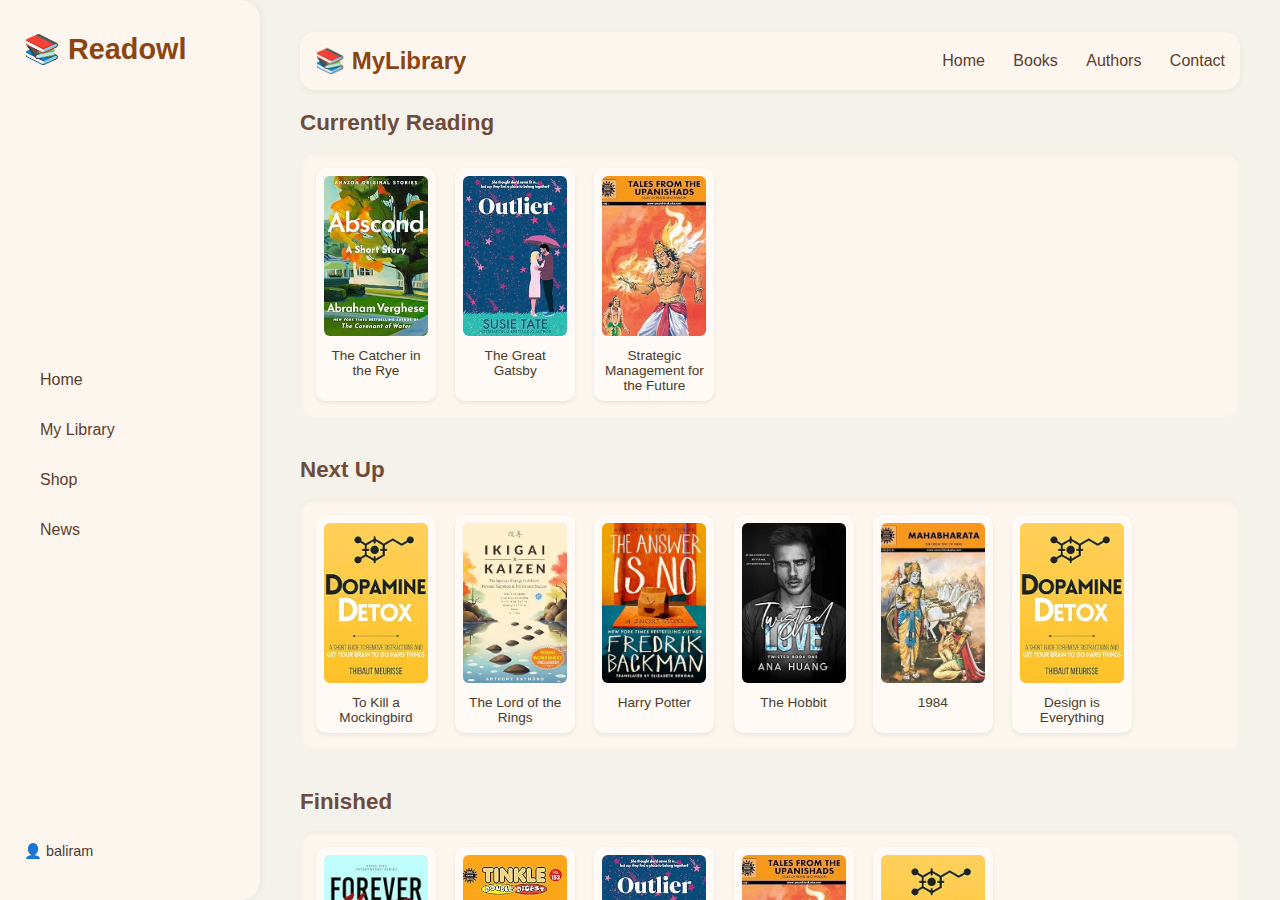
<file: index.html>
<!DOCTYPE html>
<html lang="en">
<head>
  <meta charset="UTF-8" />
  <meta name="viewport" content="width=device-width, initial-scale=1.0"/>
  <title>Readowl Library</title>
  <link rel="stylesheet" href="index.css" />
</head>
<body>
  <div class="container">
    <aside class="sidebar">
      <h2>📚 Readowl</h2>
      <nav>
        <a href="#">Home</a>
        <a href="#">My Library</a>
        <a href="#">Shop</a>
        <a href="#">News</a>
      </nav>
      <div class="profile">
        <p>👤 baliram</p>
      </div>
    </aside>

    <main class="main-content">
       <header class="navbar">
    <div class="logo">📚 MyLibrary</div>
    <nav class="nav-links">
      <a href="#">Home</a>
      <a href="#">Books</a>
      <a href="#">Authors</a>
      <a href="#">Contact</a>
    </nav>
  </header>

      <section>
        <h3>Currently Reading</h3>
        <div class="shelf">
          <div class="book-card">
            <img src="img/image10.jpg" alt="The Catcher in the Rye" />
            <p>The Catcher in the Rye</p>
          </div>
          <div class="book-card">
            <img src="img/image8.jpg" alt="The Great Gatsby" />
            <p>The Great Gatsby</p>
          </div>
          <div class="book-card">
            <img src="img/image9.jpg" alt="Strategic Management for the Future" />
            <p>Strategic Management for the Future</p>
          </div>
        </div>
      </section>

      <section>
        <h3>Next Up</h3>
        <div class="shelf">
          <div class="book-card"><img src="img/book1.webp" alt="To Kill a Mockingbird" /><p>To Kill a Mockingbird</p></div>
          <div class="book-card"><img src="img/image2.webp" alt="The Lord of the Rings" /><p>The Lord of the Rings</p></div>
          <div class="book-card"><img src="img/image3.webp" alt="Harry Potter" /><p>Harry Potter</p></div>
          <div class="book-card"><img src="img/image4.webp" alt="The Hobbit" /><p>The Hobbit</p></div>
          <div class="book-card"><img src="img/image5.webp" alt="1984" /><p>1984</p></div>
          <div class="book-card"><img src="img/book1.webp" alt="Design is Everything" /><p>Design is Everything</p></div>
        </div>
      </section>

      <section>
        <h3>Finished</h3>
        <div class="shelf">
          <div class="book-card"><img src="img/image6.webp" alt="Steve Jobs" /><p>Steve Jobs</p></div>
          <div class="book-card"><img src="img/image7.jpg" alt="The Lean Startup" /><p>The Lean Startup</p></div>
          <div class="book-card"><img src="img/image8.jpg" alt="101 Essays" /><p>101 Essays That Will Change You</p></div>
          <div class="book-card"><img src="img/image9.jpg" alt="Into the Wild" /><p>Into the Wild</p></div>
          <div class="book-card"><img src="img/book1.webp" alt="A Room of One's Own" /><p>A Room of One's Own</p></div>
        </div>
      </section>
    </main>
  </div>
</body>
</html>
</file>
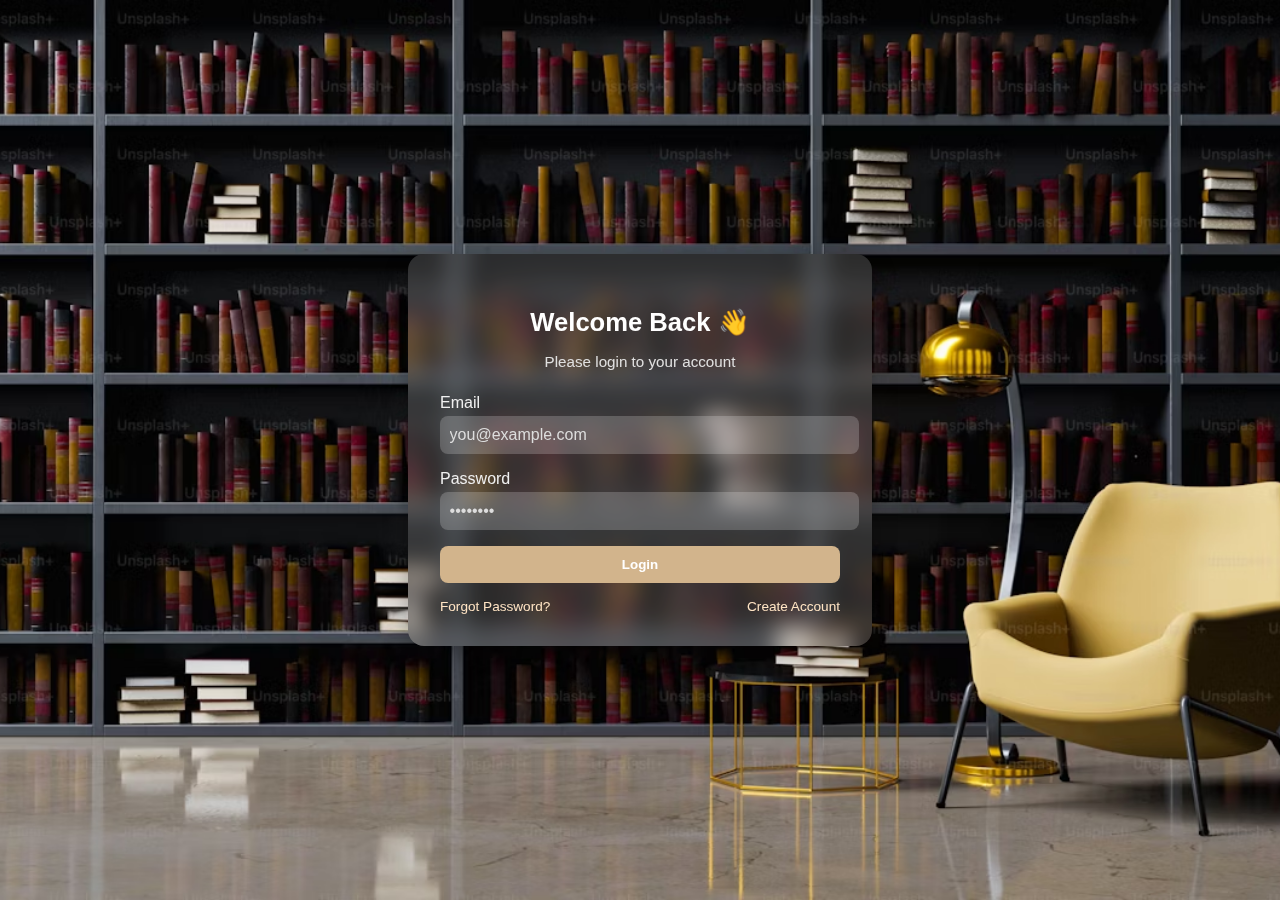
<file: login.html>
<!DOCTYPE html>
<html lang="en">
<head>
  <meta charset="UTF-8" />
  <meta name="viewport" content="width=device-width, initial-scale=1.0"/>
  <title>Login | Readowl</title>
  <link rel="stylesheet" href="login.css" />
</head>
<body>
 <body>
  <div class="login-container">
    
    <!-- Add action attribute to redirect -->
    <form class="login-form" action="index.html" method="get">
      <h2>Welcome Back 👋</h2>
      <p>Please login to your account</p>

      <label for="email">Email</label>
      <input type="email" id="email" name="email" placeholder="you@example.com" required />

      <label for="password">Password</label>
      <input type="password" id="password" name="password" placeholder="••••••••" required />

      <button type="submit">Login</button>

      <div class="extra-links">
        <a href="#">Forgot Password?</a>
        <a href="#">Create Account</a>
      </div>
    </form>

  </div>
</body>
</body>
</html>
</file>
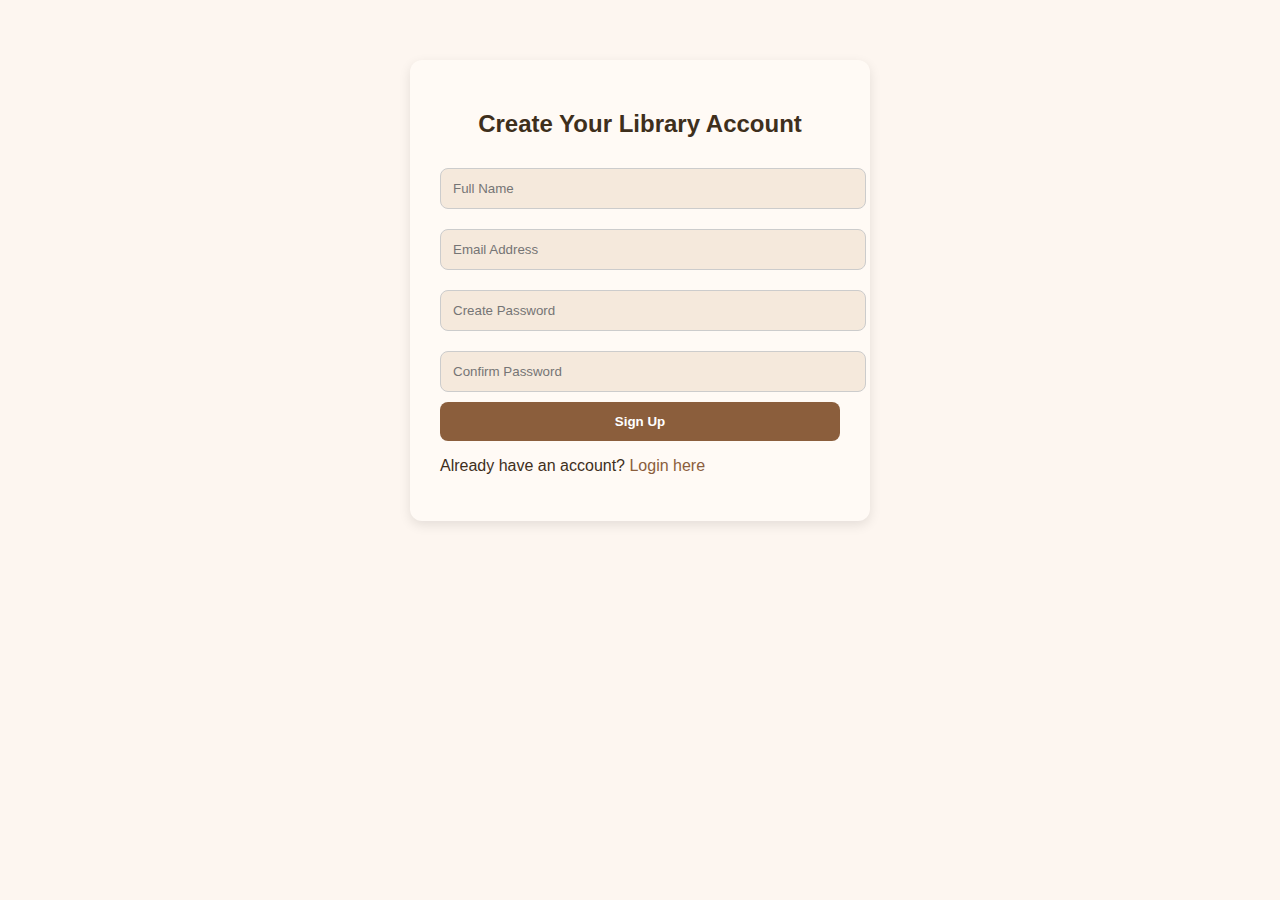
<file: signup.html>
<!DOCTYPE html>
<html lang="en">

<head>
    <meta charset="UTF-8">
    <meta name="viewport" content="width=device-width, initial-scale=1.0">
    <title>registration</title>

</head>

<body class="light-theme">
     <form class="signup-form" action="login.html" method="get">
    <div class="register-container">
        <h2>Create Your Library Account</h2>
        <form>
            <input type="text" placeholder="Full Name" required />
            <input type="email" placeholder="Email Address" required />
            <input type="password" placeholder="Create Password" required />
            <input type="password" placeholder="Confirm Password" required />
            <button type="submit">Sign Up</button>
        </form>
        <p>Already have an account? <a href="login.html">Login here</a></p>
    </div>
    </form>
</body>
<style>
    body {
  margin: 0;
  font-family: 'Segoe UI', sans-serif;
  transition: background-color 0.4s ease, color 0.4s ease;
}

.register-container {
  max-width: 400px;
  margin: 60px auto;
  padding: 30px;
  border-radius: 12px;
  box-shadow: 0 4px 12px rgba(0,0,0,0.1);
  transition: background-color 0.4s ease, color 0.4s ease;
}

.register-container h2 {
  text-align: center;
  margin-bottom: 20px;
}

input {
  width: 100%;
  padding: 12px;
  margin: 10px 0;
  border-radius: 8px;
  border: 1px solid #ccc;
  transition: background-color 0.4s ease, color 0.4s ease;
}

button {
  width: 100%;
  padding: 12px;
  background-color: #8b5e3c;
  color: white;
  border: none;
  border-radius: 8px;
  cursor: pointer;
  font-weight: bold;
  transition: background-color 0.3s ease;
}

button:hover {
  background-color: #a06c48;
}

a {
  color: #8b5e3c;
  text-decoration: none;
}

a:hover {
  text-decoration: underline;
}

/* Light Theme */
body.light-theme {
  background-color: #fdf6f0;
  color: #3e2f1c;
}

body.light-theme .register-container {
  background-color: #fffaf5;
  color: #3e2f1c;
}

body.light-theme input {
  background-color: #f5e9dc;
  color: #3e2f1c;
}

/* Dark Theme */
body.dark-theme {
  background-color: #1e1e1e;
  color: #f5f5f5;
}

body.dark-theme .register-container {
  background-color: #2a2a2a;
  color: #f5f5f5;
}

body.dark-theme input {
  background-color: #3a3a3a;
  color: #f5f5f5;
}
</style>
</html>
</file>
<file: login.css>
body {
  margin: 0;
  font-family: 'Segoe UI', sans-serif;
  background-color: #fdf6ee;
  display: flex;
  justify-content: center;
  align-items: center;
  height: 100vh;
  background-image: url('img/library pic.avif');
  background-size: cover;
  background-position: center;
  background-repeat: no-repeat;
}

/* Glassmorphic Login Box */
.login-container {
  background: rgba(255, 255, 255, 0.15); /* Softer transparency */
  backdrop-filter: blur(12px); /* Stronger blur for glass effect */
  -webkit-backdrop-filter: blur(12px);
  border-radius: 16px;
  padding: 2rem;
  max-width: 400px;
  width: 100%;
  box-shadow: 0 8px 24px rgba(0, 0, 0, 0.3);
  color: #fefefe;
}

/* Headings and Text */
.login-form h2 {
  margin-bottom: 0.5rem;
  color: #ffffff;
  font-size: 1.6rem;
  text-align: center;
}

.login-form p {
  margin-bottom: 1.5rem;
  color: #e0e0e0;
  font-size: 0.95rem;
  text-align: center;
}

/* Labels */
.login-form label {
  display: block;
  margin-bottom: 0.3rem;
  font-weight: 500;
  color: #f0f0f0;
}

/* Inputs */
.login-form input {
  width: 100%;
  padding: 0.6rem;
  margin-bottom: 1rem;
  border: none;
  border-radius: 8px;
  font-size: 1rem;
  background: rgba(255, 255, 255, 0.2);
  color: #fff;
  outline: none;
}

.login-form input::placeholder {
  color: #ddd;
}

/* Button */
.login-form button {
  width: 100%;
  padding: 0.7rem;
  background-color: #d2b48c;
  color: #fff;
  border: none;
  border-radius: 8px;
  font-weight: bold;
  cursor: pointer;
  transition: background 0.3s ease;
}

.login-form button:hover {
  background-color: #b88a5a;
}

/* Extra Links */
.extra-links {
  margin-top: 1rem;
  display: flex;
  justify-content: space-between;
}

.extra-links a {
  font-size: 0.85rem;
  color: #ffe4c4;
  text-decoration: none;
  transition: color 0.3s ease;
}

.extra-links a:hover {
  color: #ffffff;
}
</file>
<file: index.css>
/* Reset & Base */
* {
  margin: 0;
  padding: 0;
  box-sizing: border-box;
}
body {
  font-family: 'Segoe UI', sans-serif;
  background-color: #f5f2ec;
  color: #4a3b2c;
}

/* Layout Container */
.container {
  display: flex;
  height: 100vh;
}

/* Sidebar */
.sidebar {
  width: 260px;
  background-color: #fdf6ee;
  padding: 2rem 1.5rem;
  display: flex;
  flex-direction: column;
  justify-content: space-between;
  border-top-right-radius: 20px;
  border-bottom-right-radius: 20px;
  box-shadow: 2px 0 8px rgba(0,0,0,0.05);
}
.sidebar h2 {
  font-size: 1.8rem;
  color: #8b4513;
  margin-bottom: 2rem;
}
.sidebar nav a {
  display: block;
  margin: 1rem 0;
  text-decoration: none;
  color: #5c3d2e;
  font-weight: 500;
  padding: 0.5rem 1rem;
  border-radius: 8px;
  transition: all 0.3s ease;
}
.sidebar nav a.active {
  background-color: #f2e4d9;
  font-weight: bold;
}
.profile {
  margin-top: 2rem;
  font-size: 0.9rem;
}
.profile p {
  margin-bottom: 0.5rem;
}
.continue span {
  display: block;
  margin-top: 0.3rem;
  font-weight: bold;
  color: #6e4b3a;
}

/* Main Content */
.main-content {
  flex: 1;
  padding: 2rem 2.5rem;
  overflow-y: auto;
}

.navbar {
  display: flex;
  justify-content: space-between;
  align-items: center;
  background-color: #fdf6ee;
  padding: 15px;
  box-shadow: 0 2px 6px rgba(0,0,0,0.05);
  margin-bottom: 20px;
  margin-top: 0px;
  border-radius: 15px;
}

.logo {
  font-size: 1.5rem;
  font-weight: bold;
  color: #8b4513;
}

.nav-links a {
  margin-left: 1.5rem;
  text-decoration: none;
  color: #5c3d2e;
  font-weight: 500;
  transition: color 0.3s ease;
}

.nav-links a:hover {
  color: #d2691e;
}



/* Top Navigation */
.top-nav {
  display: flex;
  justify-content: space-between;
  align-items: center;
  margin-bottom: 2rem;
}
.top-nav .tabs {
  display: flex;
  gap: 1rem;
}
.top-nav .tabs span {
  padding: 0.5rem 1rem;
  background-color: #fff;
  border-radius: 20px;
  cursor: pointer;
  font-weight: 500;
  color: #6e4b3a;
  box-shadow: 0 1px 3px rgba(0,0,0,0.05);
}
.top-nav .search-bar input {
  padding: 0.5rem 1rem;
  border-radius: 20px;
  border: 1px solid #ccc;
  width: 220px;
  background-color: #fdf6ee;
}

/* Section Headings */
.main-content section {
  margin-bottom: 2.5rem;
}
.main-content h3 {
  font-size: 1.4rem;
  margin-bottom: 1rem;
  color: #6e4b3a;
}

/* Shelf Layout */
.shelf {
  display: flex;
  flex-wrap: wrap;
  gap: 1.2rem;
  background-color: #fdf6ee;
  padding: 1rem;
  border-radius: 12px;
  box-shadow: inset 0 2px 6px rgba(0,0,0,0.05);
}

/* Book Card */
.book-card {
  width: 120px;
  text-align: center;
  background-color: #fffaf5;
  border-radius: 10px;
  padding: 0.5rem;
  box-shadow: 0 2px 4px rgba(0,0,0,0.08);
  transition: transform 0.2s ease;
}
.book-card:hover {
  transform: scale(1.05);
}
.book-card img {
  width: 100%;
  height: 160px;
  object-fit: cover;
  border-radius: 6px;
  background-color: #dcdcdc;
}
.book-card p {
  margin-top: 0.5rem;
  font-size: 0.85rem;
  color: #4a3b2c;
}

/* Full Shelf Link */
.full-shelf {
  text-align: right;
  margin-top: 0.5rem;
}
.full-shelf a {
  text-decoration: none;
  color: #8b4513;
  font-size: 0.85rem;
  font-weight: bold;
}
</file>
